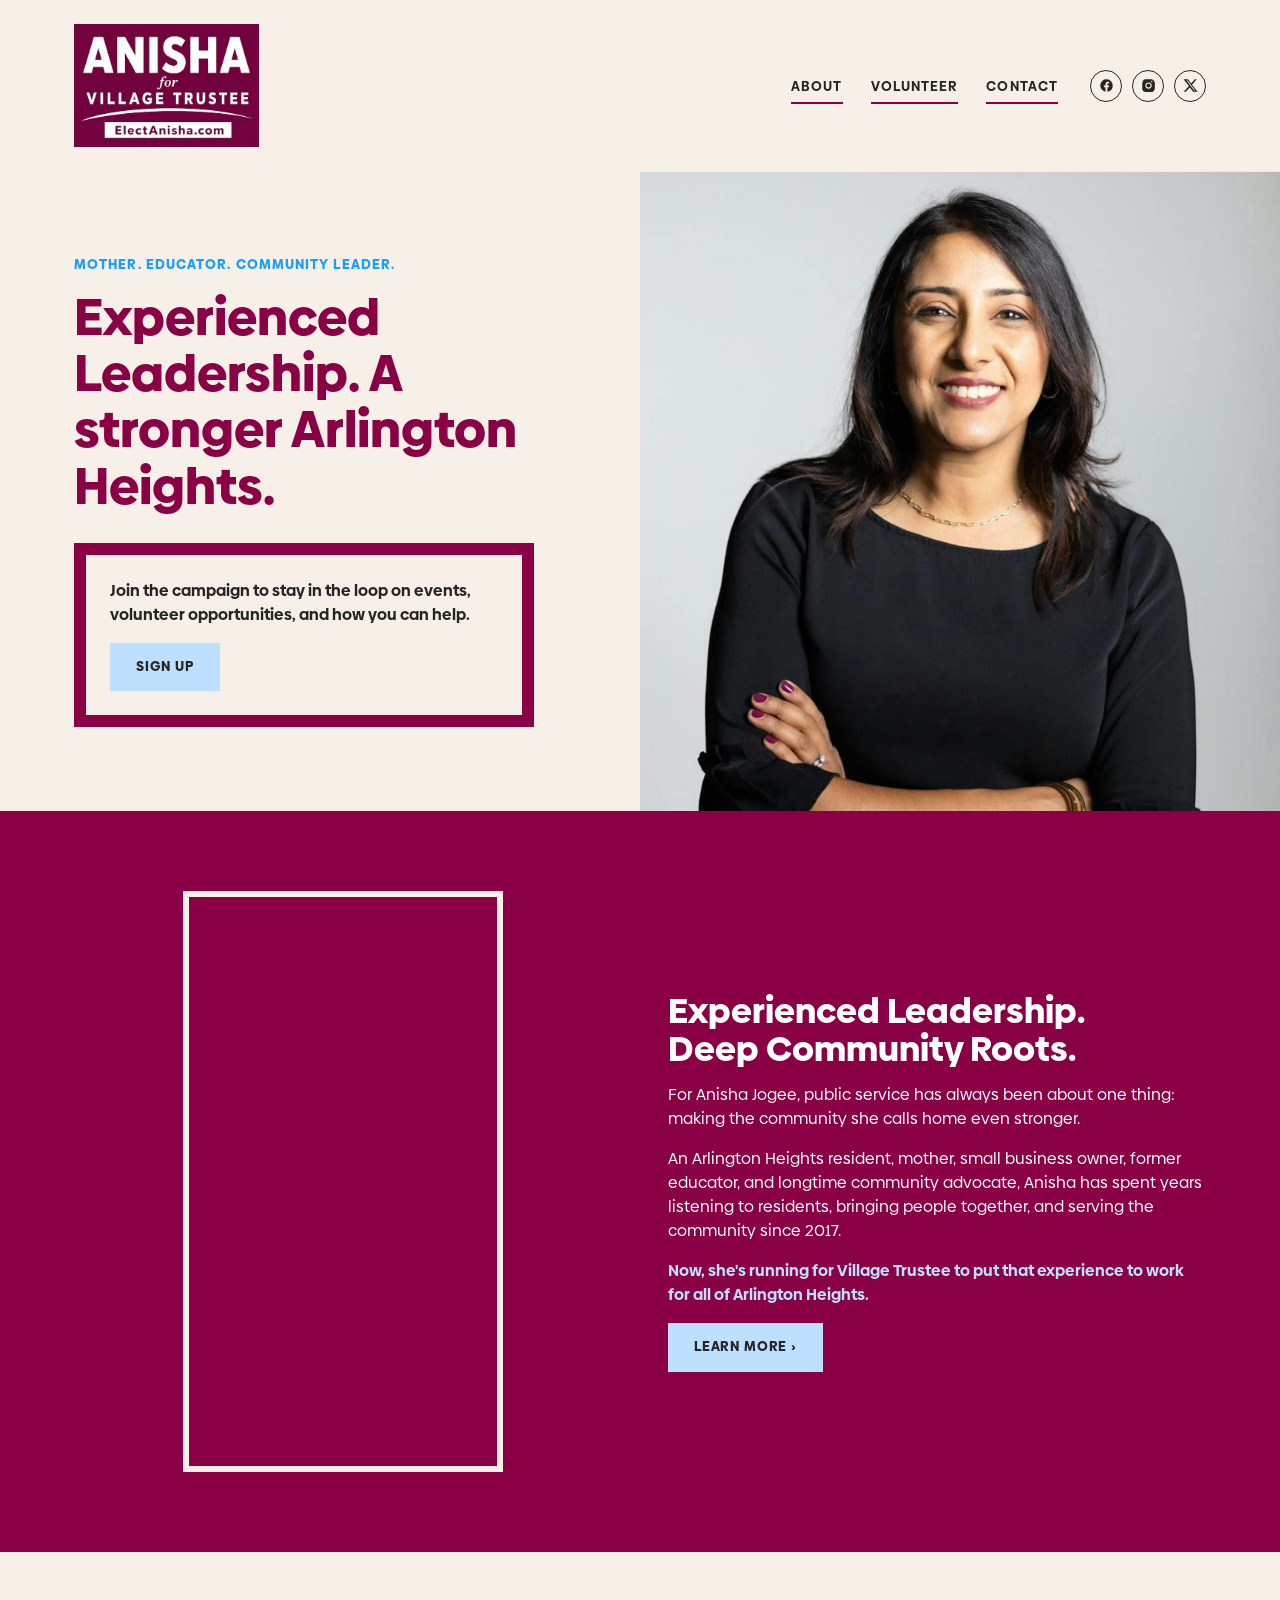
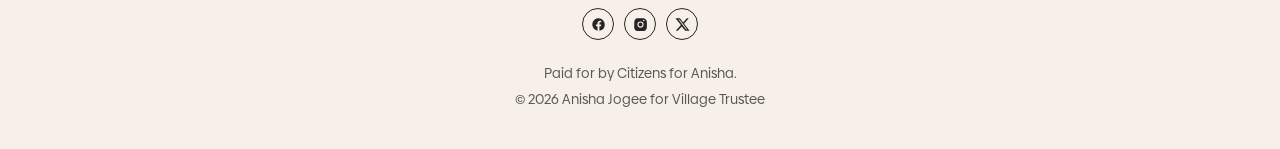
<file: index.html>
<!doctype html>
<html lang="en">
<head>
<meta charset="utf-8">
<meta name="viewport" content="width=device-width, initial-scale=1">
<title>ElectAnisha.com — Anisha Jogee for Village Trustee</title>
<meta name="description" content="Anisha Jogee for Arlington Heights Village Trustee — Experienced leadership. A stronger Arlington Heights.">
<meta property="og:title" content="ElectAnisha.com">
<meta property="og:description" content="Anisha Jogee for Arlington Heights Village Trustee">
<meta property="og:type" content="website">
<meta property="og:image" content="assets/img/home-hero.jpg">
<link rel="stylesheet" href="assets/css/style.css">
</head>
<body>

<header class="theme-cream">
  <div class="topbar">
    <a class="topbar__logo" href="index.html"><img src="assets/img/logo.png" alt="Anisha for Village Trustee — ElectAnisha.com"></a>
    <div class="topbar__right">
      <nav><ul class="nav">
        <li><a href="about.html">About</a></li>
        <li><a href="volunteer.html">Volunteer</a></li>
        <li><a href="contact.html">Contact</a></li>
      </ul></nav>
      <div class="socials">
        <a href="https://www.facebook.com/ElectAnisha" target="_blank" rel="noopener" aria-label="Facebook"><svg viewBox="0 0 24 24"><path d="M22 12a10 10 0 1 0-11.6 9.9v-7H7.9V12h2.5V9.8c0-2.5 1.5-3.9 3.8-3.9 1.1 0 2.2.2 2.2.2v2.4h-1.3c-1.2 0-1.6.8-1.6 1.6V12h2.8l-.4 2.9h-2.4v7A10 10 0 0 0 22 12z"/></svg></a>
        <a href="https://www.instagram.com/dr.anishajogee" target="_blank" rel="noopener" aria-label="Instagram"><svg viewBox="0 0 24 24"><path d="M12 2c2.7 0 3.1 0 4.1.1 1.1 0 1.8.2 2.5.5.7.3 1.2.6 1.8 1.2.6.6.9 1.1 1.2 1.8.3.7.4 1.4.5 2.5.1 1 .1 1.4.1 4.1s0 3.1-.1 4.1c0 1.1-.2 1.8-.5 2.5-.3.7-.6 1.2-1.2 1.8-.6.6-1.1.9-1.8 1.2-.7.3-1.4.4-2.5.5-1 .1-1.4.1-4.1.1s-3.1 0-4.1-.1c-1.1 0-1.8-.2-2.5-.5-.7-.3-1.2-.6-1.8-1.2-.6-.6-.9-1.1-1.2-1.8-.3-.7-.4-1.4-.5-2.5C2 15.1 2 14.7 2 12s0-3.1.1-4.1c0-1.1.2-1.8.5-2.5.3-.7.6-1.2 1.2-1.8.6-.6 1.1-.9 1.8-1.2.7-.3 1.4-.4 2.5-.5C8.9 2 9.3 2 12 2zm0 5a5 5 0 1 0 0 10 5 5 0 0 0 0-10zm0 8.2a3.2 3.2 0 1 1 0-6.4 3.2 3.2 0 0 1 0 6.4zm5.2-8.4a1.2 1.2 0 1 0 0-2.4 1.2 1.2 0 0 0 0 2.4z"/></svg></a>
        <a href="https://x.com/DrAnishaJogee" target="_blank" rel="noopener" aria-label="X (Twitter)"><svg viewBox="0 0 24 24"><path d="M18.9 2H22l-7.6 8.7L23.3 22h-7l-5.5-7-6.3 7H1.3l8.1-9.3L.8 2h7.2l5 6.6L18.9 2zm-1.2 18h1.7L7.4 4h-1.8l12.1 16z"/></svg></a>
      </div>
    </div>
  </div>
</header>

<section class="hero theme-cream">
  <div class="hero__content">
    <p class="hero__eyebrow">Mother. Educator. Community Leader.</p>
    <h1 class="hero__headline">Experienced Leadership. A stronger Arlington Heights.</h1>
    <div class="signup-card">
      <p>Join the campaign to stay in the loop on events, volunteer opportunities, and how you can help.</p>
      <a class="btn" href="https://docs.google.com/forms/d/e/1FAIpQLSccKlgq-haYI1Z8jzVYo2WdlhYx_IRvHG1Ic175zwZQZdm4eQ/viewform" target="_blank" rel="noopener">Sign Up</a>
    </div>
  </div>
  <div class="hero__image">
    <img src="assets/img/home-hero.jpg" alt="Anisha Jogee">
  </div>
</section>

<section class="section theme-maroon">
  <div class="wrap intro">
    <div class="intro__video">
      <div style="position:relative;padding-bottom:177.7778%;height:0;">
        <iframe src="https://www.youtube.com/embed/iMR8Ylxnu8o?rel=0" style="position:absolute;top:0;left:0;width:100%;height:100%;border:0;" allowfullscreen loading="lazy" title="Introducing Anisha Jogee"></iframe>
      </div>
    </div>
    <div>
      <h2>Experienced Leadership.<br>Deep Community Roots.</h2>
      <p>For Anisha Jogee, public service has always been about one thing: making the community she calls home even stronger.</p>
      <p>An Arlington Heights resident, mother, small business owner, former educator, and longtime community advocate, Anisha has spent years listening to residents, bringing people together, and serving the community since 2017.</p>
      <p class="intro__highlight"><strong>Now, she's running for Village Trustee to put that experience to work for all of Arlington Heights.</strong></p>
      <a class="btn" href="about.html">Learn More &rsaquo;</a>
    </div>
  </div>
</section>

<footer class="site-footer theme-cream">
  <div class="wrap">
    <div class="socials">
      <a href="https://www.facebook.com/ElectAnisha" target="_blank" rel="noopener" aria-label="Facebook"><svg viewBox="0 0 24 24"><path d="M22 12a10 10 0 1 0-11.6 9.9v-7H7.9V12h2.5V9.8c0-2.5 1.5-3.9 3.8-3.9 1.1 0 2.2.2 2.2.2v2.4h-1.3c-1.2 0-1.6.8-1.6 1.6V12h2.8l-.4 2.9h-2.4v7A10 10 0 0 0 22 12z"/></svg></a>
      <a href="https://www.instagram.com/dr.anishajogee" target="_blank" rel="noopener" aria-label="Instagram"><svg viewBox="0 0 24 24"><path d="M12 2c2.7 0 3.1 0 4.1.1 1.1 0 1.8.2 2.5.5.7.3 1.2.6 1.8 1.2.6.6.9 1.1 1.2 1.8.3.7.4 1.4.5 2.5.1 1 .1 1.4.1 4.1s0 3.1-.1 4.1c0 1.1-.2 1.8-.5 2.5-.3.7-.6 1.2-1.2 1.8-.6.6-1.1.9-1.8 1.2-.7.3-1.4.4-2.5.5-1 .1-1.4.1-4.1.1s-3.1 0-4.1-.1c-1.1 0-1.8-.2-2.5-.5-.7-.3-1.2-.6-1.8-1.2-.6-.6-.9-1.1-1.2-1.8-.3-.7-.4-1.4-.5-2.5C2 15.1 2 14.7 2 12s0-3.1.1-4.1c0-1.1.2-1.8.5-2.5.3-.7.6-1.2 1.2-1.8.6-.6 1.1-.9 1.8-1.2.7-.3 1.4-.4 2.5-.5C8.9 2 9.3 2 12 2zm0 5a5 5 0 1 0 0 10 5 5 0 0 0 0-10zm0 8.2a3.2 3.2 0 1 1 0-6.4 3.2 3.2 0 0 1 0 6.4zm5.2-8.4a1.2 1.2 0 1 0 0-2.4 1.2 1.2 0 0 0 0 2.4z"/></svg></a>
      <a href="https://x.com/DrAnishaJogee" target="_blank" rel="noopener" aria-label="X (Twitter)"><svg viewBox="0 0 24 24"><path d="M18.9 2H22l-7.6 8.7L23.3 22h-7l-5.5-7-6.3 7H1.3l8.1-9.3L.8 2h7.2l5 6.6L18.9 2zm-1.2 18h1.7L7.4 4h-1.8l12.1 16z"/></svg></a>
    </div>
    <p>Paid for by Citizens for Anisha.</p>
    <p>&copy; <span id="year"></span> Anisha Jogee for Village Trustee</p>
  </div>
</footer>
<script>document.getElementById('year').textContent = new Date().getFullYear();</script>
</body>
</html>
</file>
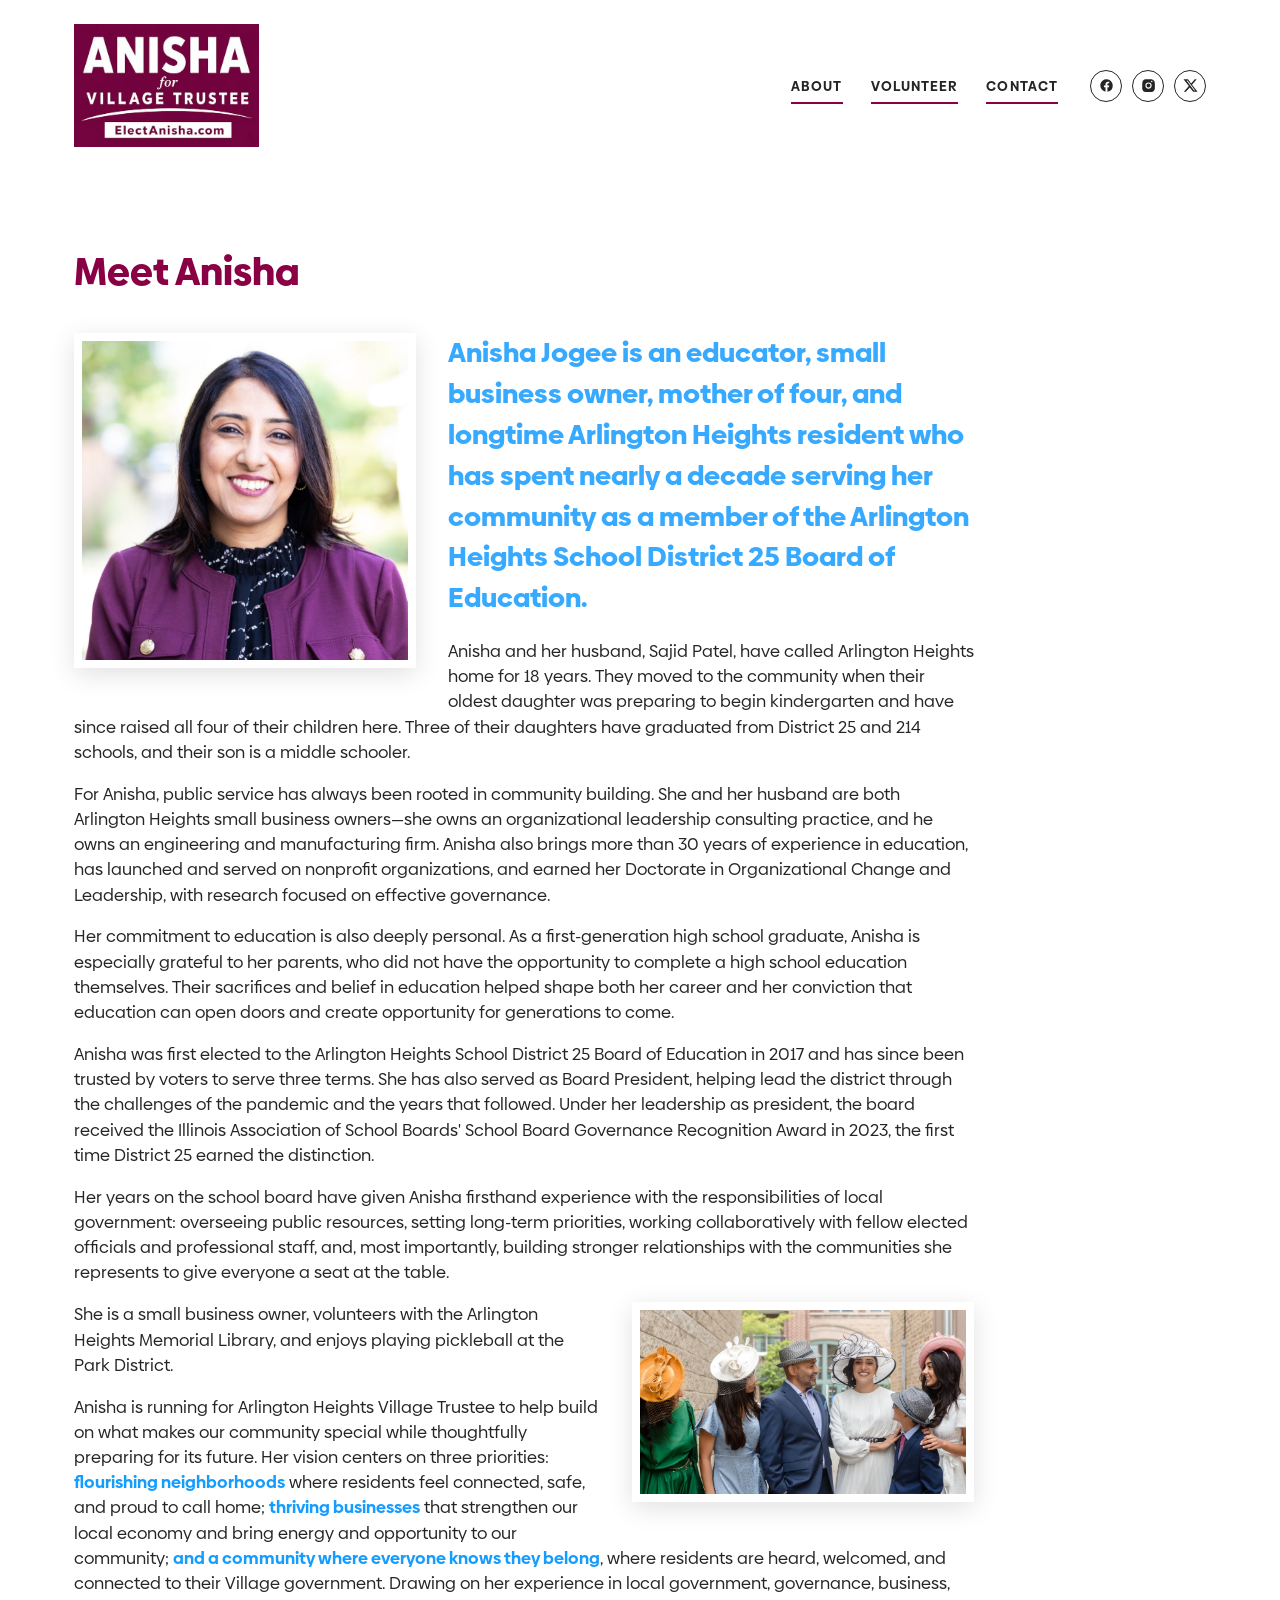
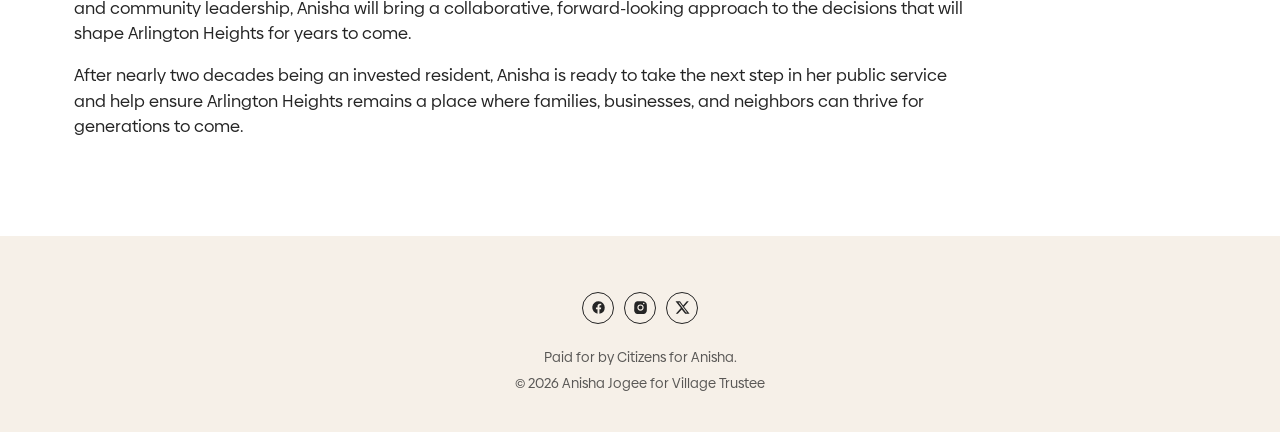
<file: about.html>
<!doctype html>
<html lang="en">
<head>
<meta charset="utf-8">
<meta name="viewport" content="width=device-width, initial-scale=1">
<title>About — ElectAnisha.com</title>
<meta name="description" content="Meet Anisha Jogee, candidate for Arlington Heights Village Trustee.">
<link rel="stylesheet" href="assets/css/style.css">
</head>
<body>

<header class="theme-white">
  <div class="topbar">
    <a class="topbar__logo" href="index.html"><img src="assets/img/logo.png" alt="Anisha for Village Trustee — ElectAnisha.com"></a>
    <div class="topbar__right">
      <nav><ul class="nav">
        <li><a href="about.html">About</a></li>
        <li><a href="volunteer.html">Volunteer</a></li>
        <li><a href="contact.html">Contact</a></li>
      </ul></nav>
      <div class="socials">
        <a href="https://www.facebook.com/ElectAnisha" target="_blank" rel="noopener" aria-label="Facebook"><svg viewBox="0 0 24 24"><path d="M22 12a10 10 0 1 0-11.6 9.9v-7H7.9V12h2.5V9.8c0-2.5 1.5-3.9 3.8-3.9 1.1 0 2.2.2 2.2.2v2.4h-1.3c-1.2 0-1.6.8-1.6 1.6V12h2.8l-.4 2.9h-2.4v7A10 10 0 0 0 22 12z"/></svg></a>
        <a href="https://www.instagram.com/dr.anishajogee" target="_blank" rel="noopener" aria-label="Instagram"><svg viewBox="0 0 24 24"><path d="M12 2c2.7 0 3.1 0 4.1.1 1.1 0 1.8.2 2.5.5.7.3 1.2.6 1.8 1.2.6.6.9 1.1 1.2 1.8.3.7.4 1.4.5 2.5.1 1 .1 1.4.1 4.1s0 3.1-.1 4.1c0 1.1-.2 1.8-.5 2.5-.3.7-.6 1.2-1.2 1.8-.6.6-1.1.9-1.8 1.2-.7.3-1.4.4-2.5.5-1 .1-1.4.1-4.1.1s-3.1 0-4.1-.1c-1.1 0-1.8-.2-2.5-.5-.7-.3-1.2-.6-1.8-1.2-.6-.6-.9-1.1-1.2-1.8-.3-.7-.4-1.4-.5-2.5C2 15.1 2 14.7 2 12s0-3.1.1-4.1c0-1.1.2-1.8.5-2.5.3-.7.6-1.2 1.2-1.8.6-.6 1.1-.9 1.8-1.2.7-.3 1.4-.4 2.5-.5C8.9 2 9.3 2 12 2zm0 5a5 5 0 1 0 0 10 5 5 0 0 0 0-10zm0 8.2a3.2 3.2 0 1 1 0-6.4 3.2 3.2 0 0 1 0 6.4zm5.2-8.4a1.2 1.2 0 1 0 0-2.4 1.2 1.2 0 0 0 0 2.4z"/></svg></a>
        <a href="https://x.com/DrAnishaJogee" target="_blank" rel="noopener" aria-label="X (Twitter)"><svg viewBox="0 0 24 24"><path d="M18.9 2H22l-7.6 8.7L23.3 22h-7l-5.5-7-6.3 7H1.3l8.1-9.3L.8 2h7.2l5 6.6L18.9 2zm-1.2 18h1.7L7.4 4h-1.8l12.1 16z"/></svg></a>
      </div>
    </div>
  </div>
</header>

<section class="section theme-white about-block">
  <div class="wrap">
    <h2>Meet Anisha</h2>
    <div class="about-body">
      <img class="about-figure" src="assets/img/about-1.jpg" alt="Anisha Jogee portrait">
      <p class="about-lede">Anisha Jogee is an educator, small business owner, mother of four, and longtime Arlington Heights resident who has spent nearly a decade serving her community as a member of the Arlington Heights School District 25 Board of Education.</p>
      <p>Anisha and her husband, Sajid Patel, have called Arlington Heights home for 18 years. They moved to the community when their oldest daughter was preparing to begin kindergarten and have since raised all four of their children here. Three of their daughters have graduated from District 25 and 214 schools, and their son is a middle schooler.</p>
      <p>For Anisha, public service has always been rooted in community building. She and her husband are both Arlington Heights small business owners—she owns an organizational leadership consulting practice, and he owns an engineering and manufacturing firm. Anisha also brings more than 30 years of experience in education, has launched and served on nonprofit organizations, and earned her Doctorate in Organizational Change and Leadership, with research focused on effective governance.</p>
      <p>Her commitment to education is also deeply personal. As a first-generation high school graduate, Anisha is especially grateful to her parents, who did not have the opportunity to complete a high school education themselves. Their sacrifices and belief in education helped shape both her career and her conviction that education can open doors and create opportunity for generations to come.</p>
      <p>Anisha was first elected to the Arlington Heights School District 25 Board of Education in 2017 and has since been trusted by voters to serve three terms. She has also served as Board President, helping lead the district through the challenges of the pandemic and the years that followed. Under her leadership as president, the board received the Illinois Association of School Boards' School Board Governance Recognition Award in 2023, the first time District 25 earned the distinction.</p>
      <p>Her years on the school board have given Anisha firsthand experience with the responsibilities of local government: overseeing public resources, setting long-term priorities, working collaboratively with fellow elected officials and professional staff, and, most importantly, building stronger relationships with the communities she represents to give everyone a seat at the table.</p>
      <img class="about-figure right" src="assets/img/about-2.png" alt="Anisha Jogee with community members">
      <p>She is a small business owner, volunteers with the Arlington Heights Memorial Library, and enjoys playing pickleball at the Park District.</p>
      <p>Anisha is running for Arlington Heights Village Trustee to help build on what makes our community special while thoughtfully preparing for its future. Her vision centers on three priorities: <strong>flourishing neighborhoods</strong> where residents feel connected, safe, and proud to call home; <strong>thriving businesses</strong> that strengthen our local economy and bring energy and opportunity to our community; <strong>and a community where everyone knows they belong</strong>, where residents are heard, welcomed, and connected to their Village government. Drawing on her experience in local government, governance, business, and community leadership, Anisha will bring a collaborative, forward-looking approach to the decisions that will shape Arlington Heights for years to come.</p>
      <p>After nearly two decades being an invested resident, Anisha is ready to take the next step in her public service and help ensure Arlington Heights remains a place where families, businesses, and neighbors can thrive for generations to come.</p>
    </div>
  </div>
</section>

<footer class="site-footer theme-cream">
  <div class="wrap">
    <div class="socials">
      <a href="https://www.facebook.com/ElectAnisha" target="_blank" rel="noopener" aria-label="Facebook"><svg viewBox="0 0 24 24"><path d="M22 12a10 10 0 1 0-11.6 9.9v-7H7.9V12h2.5V9.8c0-2.5 1.5-3.9 3.8-3.9 1.1 0 2.2.2 2.2.2v2.4h-1.3c-1.2 0-1.6.8-1.6 1.6V12h2.8l-.4 2.9h-2.4v7A10 10 0 0 0 22 12z"/></svg></a>
      <a href="https://www.instagram.com/dr.anishajogee" target="_blank" rel="noopener" aria-label="Instagram"><svg viewBox="0 0 24 24"><path d="M12 2c2.7 0 3.1 0 4.1.1 1.1 0 1.8.2 2.5.5.7.3 1.2.6 1.8 1.2.6.6.9 1.1 1.2 1.8.3.7.4 1.4.5 2.5.1 1 .1 1.4.1 4.1s0 3.1-.1 4.1c0 1.1-.2 1.8-.5 2.5-.3.7-.6 1.2-1.2 1.8-.6.6-1.1.9-1.8 1.2-.7.3-1.4.4-2.5.5-1 .1-1.4.1-4.1.1s-3.1 0-4.1-.1c-1.1 0-1.8-.2-2.5-.5-.7-.3-1.2-.6-1.8-1.2-.6-.6-.9-1.1-1.2-1.8-.3-.7-.4-1.4-.5-2.5C2 15.1 2 14.7 2 12s0-3.1.1-4.1c0-1.1.2-1.8.5-2.5.3-.7.6-1.2 1.2-1.8.6-.6 1.1-.9 1.8-1.2.7-.3 1.4-.4 2.5-.5C8.9 2 9.3 2 12 2zm0 5a5 5 0 1 0 0 10 5 5 0 0 0 0-10zm0 8.2a3.2 3.2 0 1 1 0-6.4 3.2 3.2 0 0 1 0 6.4zm5.2-8.4a1.2 1.2 0 1 0 0-2.4 1.2 1.2 0 0 0 0 2.4z"/></svg></a>
      <a href="https://x.com/DrAnishaJogee" target="_blank" rel="noopener" aria-label="X (Twitter)"><svg viewBox="0 0 24 24"><path d="M18.9 2H22l-7.6 8.7L23.3 22h-7l-5.5-7-6.3 7H1.3l8.1-9.3L.8 2h7.2l5 6.6L18.9 2zm-1.2 18h1.7L7.4 4h-1.8l12.1 16z"/></svg></a>
    </div>
    <p>Paid for by Citizens for Anisha.</p>
    <p>&copy; <span id="year"></span> Anisha Jogee for Village Trustee</p>
  </div>
</footer>
<script>document.getElementById('year').textContent = new Date().getFullYear();</script>
</body>
</html>
</file>
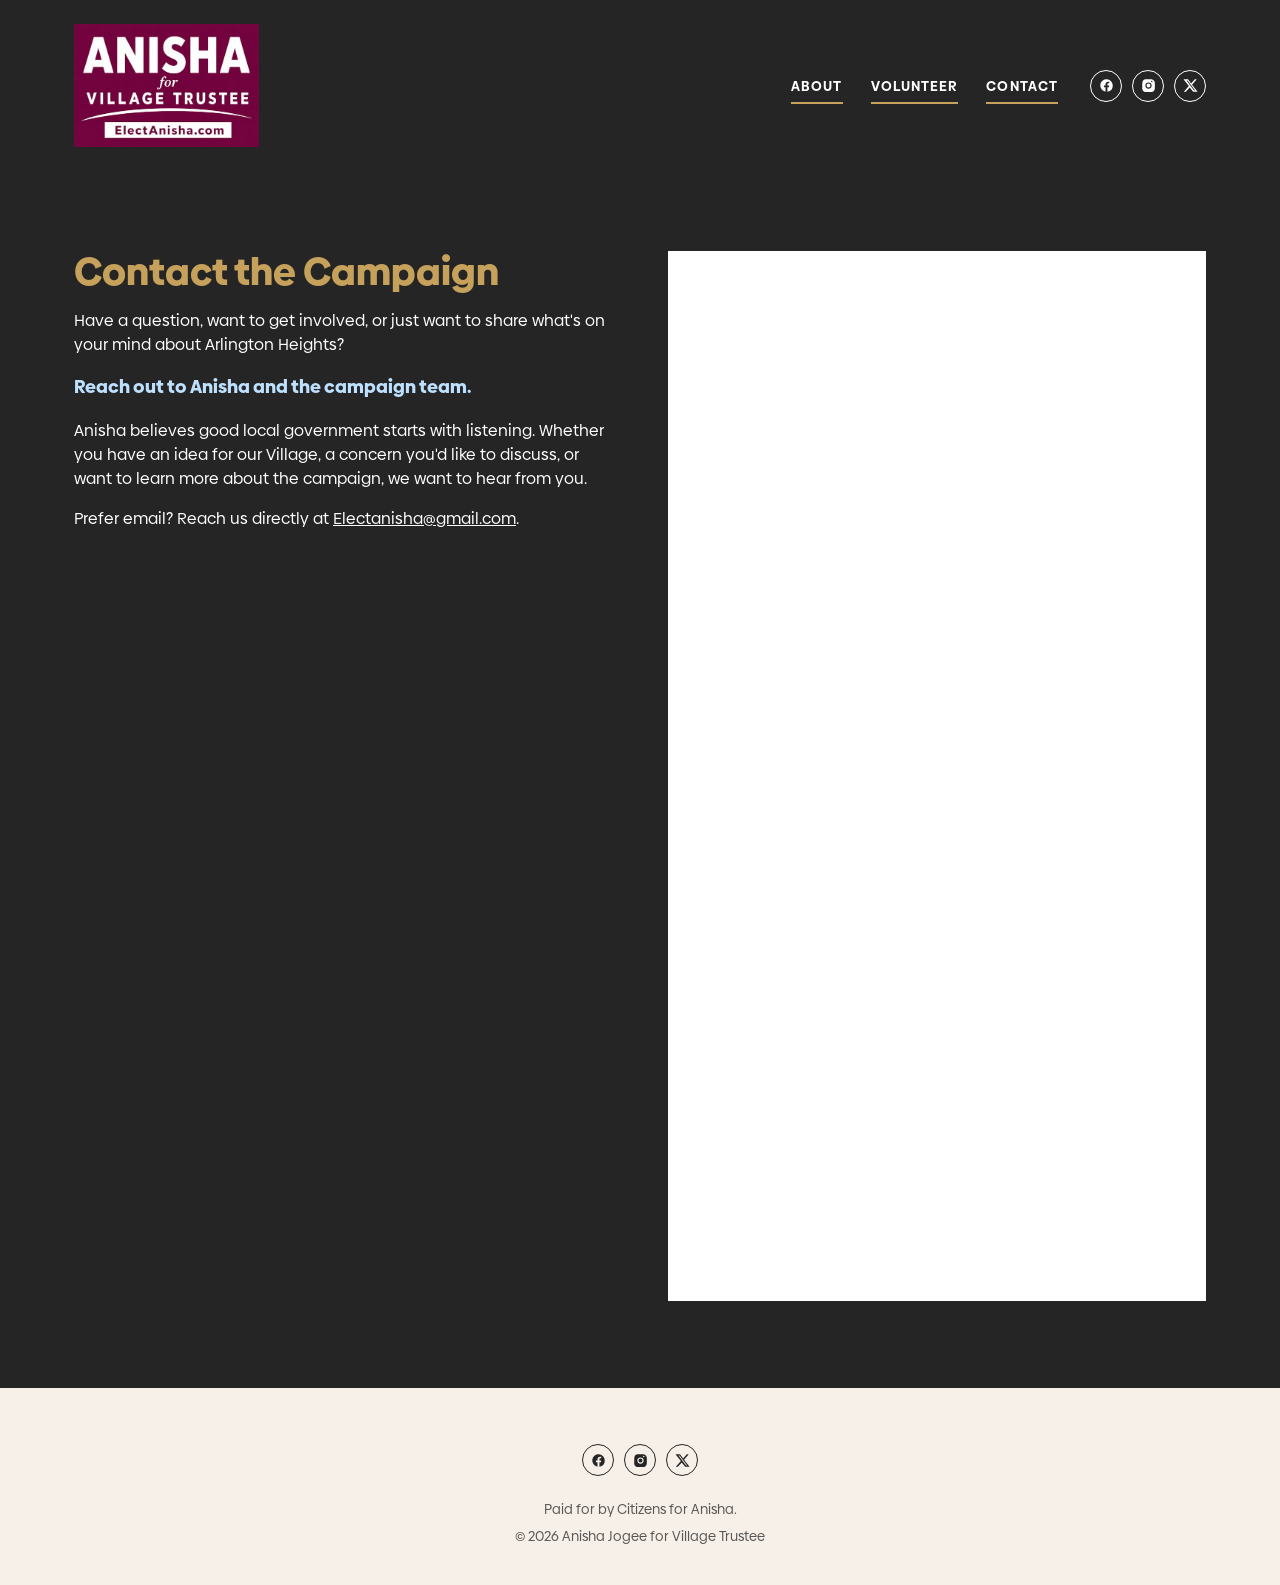
<file: contact.html>
<!doctype html>
<html lang="en">
<head>
<meta charset="utf-8">
<meta name="viewport" content="width=device-width, initial-scale=1">
<title>Contact — ElectAnisha.com</title>
<meta name="description" content="Contact Anisha Jogee's campaign for Arlington Heights Village Trustee.">
<link rel="stylesheet" href="assets/css/style.css">
</head>
<body>

<header class="theme-charcoal">
  <div class="topbar">
    <a class="topbar__logo" href="index.html"><img src="assets/img/logo.png" alt="Anisha for Village Trustee — ElectAnisha.com"></a>
    <div class="topbar__right">
      <nav><ul class="nav">
        <li><a href="about.html">About</a></li>
        <li><a href="volunteer.html">Volunteer</a></li>
        <li><a href="contact.html">Contact</a></li>
      </ul></nav>
      <div class="socials">
        <a href="https://www.facebook.com/ElectAnisha" target="_blank" rel="noopener" aria-label="Facebook"><svg viewBox="0 0 24 24"><path d="M22 12a10 10 0 1 0-11.6 9.9v-7H7.9V12h2.5V9.8c0-2.5 1.5-3.9 3.8-3.9 1.1 0 2.2.2 2.2.2v2.4h-1.3c-1.2 0-1.6.8-1.6 1.6V12h2.8l-.4 2.9h-2.4v7A10 10 0 0 0 22 12z"/></svg></a>
        <a href="https://www.instagram.com/dr.anishajogee" target="_blank" rel="noopener" aria-label="Instagram"><svg viewBox="0 0 24 24"><path d="M12 2c2.7 0 3.1 0 4.1.1 1.1 0 1.8.2 2.5.5.7.3 1.2.6 1.8 1.2.6.6.9 1.1 1.2 1.8.3.7.4 1.4.5 2.5.1 1 .1 1.4.1 4.1s0 3.1-.1 4.1c0 1.1-.2 1.8-.5 2.5-.3.7-.6 1.2-1.2 1.8-.6.6-1.1.9-1.8 1.2-.7.3-1.4.4-2.5.5-1 .1-1.4.1-4.1.1s-3.1 0-4.1-.1c-1.1 0-1.8-.2-2.5-.5-.7-.3-1.2-.6-1.8-1.2-.6-.6-.9-1.1-1.2-1.8-.3-.7-.4-1.4-.5-2.5C2 15.1 2 14.7 2 12s0-3.1.1-4.1c0-1.1.2-1.8.5-2.5.3-.7.6-1.2 1.2-1.8.6-.6 1.1-.9 1.8-1.2.7-.3 1.4-.4 2.5-.5C8.9 2 9.3 2 12 2zm0 5a5 5 0 1 0 0 10 5 5 0 0 0 0-10zm0 8.2a3.2 3.2 0 1 1 0-6.4 3.2 3.2 0 0 1 0 6.4zm5.2-8.4a1.2 1.2 0 1 0 0-2.4 1.2 1.2 0 0 0 0 2.4z"/></svg></a>
        <a href="https://x.com/DrAnishaJogee" target="_blank" rel="noopener" aria-label="X (Twitter)"><svg viewBox="0 0 24 24"><path d="M18.9 2H22l-7.6 8.7L23.3 22h-7l-5.5-7-6.3 7H1.3l8.1-9.3L.8 2h7.2l5 6.6L18.9 2zm-1.2 18h1.7L7.4 4h-1.8l12.1 16z"/></svg></a>
      </div>
    </div>
  </div>
</header>

<section class="section theme-charcoal">
  <div class="wrap contact-grid">
    <div>
      <h2>Contact the Campaign</h2>
      <p>Have a question, want to get involved, or just want to share what's on your mind about Arlington Heights?</p>
      <p class="lede">Reach out to Anisha and the campaign team.</p>
      <p>Anisha believes good local government starts with listening. Whether you have an idea for our Village, a concern you'd like to discuss, or want to learn more about the campaign, we want to hear from you.</p>
      <p>Prefer email? Reach us directly at <a href="mailto:Electanisha@gmail.com" style="text-decoration:underline;">Electanisha@gmail.com</a>.</p>
    </div>
    <div class="contact-form">
      <iframe src="https://docs.google.com/forms/d/e/1FAIpQLSccKlgq-haYI1Z8jzVYo2WdlhYx_IRvHG1Ic175zwZQZdm4eQ/viewform?embedded=true" title="Contact the campaign">Loading form…</iframe>
    </div>
  </div>
</section>

<footer class="site-footer theme-cream">
  <div class="wrap">
    <div class="socials">
      <a href="https://www.facebook.com/ElectAnisha" target="_blank" rel="noopener" aria-label="Facebook"><svg viewBox="0 0 24 24"><path d="M22 12a10 10 0 1 0-11.6 9.9v-7H7.9V12h2.5V9.8c0-2.5 1.5-3.9 3.8-3.9 1.1 0 2.2.2 2.2.2v2.4h-1.3c-1.2 0-1.6.8-1.6 1.6V12h2.8l-.4 2.9h-2.4v7A10 10 0 0 0 22 12z"/></svg></a>
      <a href="https://www.instagram.com/dr.anishajogee" target="_blank" rel="noopener" aria-label="Instagram"><svg viewBox="0 0 24 24"><path d="M12 2c2.7 0 3.1 0 4.1.1 1.1 0 1.8.2 2.5.5.7.3 1.2.6 1.8 1.2.6.6.9 1.1 1.2 1.8.3.7.4 1.4.5 2.5.1 1 .1 1.4.1 4.1s0 3.1-.1 4.1c0 1.1-.2 1.8-.5 2.5-.3.7-.6 1.2-1.2 1.8-.6.6-1.1.9-1.8 1.2-.7.3-1.4.4-2.5.5-1 .1-1.4.1-4.1.1s-3.1 0-4.1-.1c-1.1 0-1.8-.2-2.5-.5-.7-.3-1.2-.6-1.8-1.2-.6-.6-.9-1.1-1.2-1.8-.3-.7-.4-1.4-.5-2.5C2 15.1 2 14.7 2 12s0-3.1.1-4.1c0-1.1.2-1.8.5-2.5.3-.7.6-1.2 1.2-1.8.6-.6 1.1-.9 1.8-1.2.7-.3 1.4-.4 2.5-.5C8.9 2 9.3 2 12 2zm0 5a5 5 0 1 0 0 10 5 5 0 0 0 0-10zm0 8.2a3.2 3.2 0 1 1 0-6.4 3.2 3.2 0 0 1 0 6.4zm5.2-8.4a1.2 1.2 0 1 0 0-2.4 1.2 1.2 0 0 0 0 2.4z"/></svg></a>
      <a href="https://x.com/DrAnishaJogee" target="_blank" rel="noopener" aria-label="X (Twitter)"><svg viewBox="0 0 24 24"><path d="M18.9 2H22l-7.6 8.7L23.3 22h-7l-5.5-7-6.3 7H1.3l8.1-9.3L.8 2h7.2l5 6.6L18.9 2zm-1.2 18h1.7L7.4 4h-1.8l12.1 16z"/></svg></a>
    </div>
    <p>Paid for by Citizens for Anisha.</p>
    <p>&copy; <span id="year"></span> Anisha Jogee for Village Trustee</p>
  </div>
</footer>
<script>document.getElementById('year').textContent = new Date().getFullYear();</script>
</body>
</html>
</file>
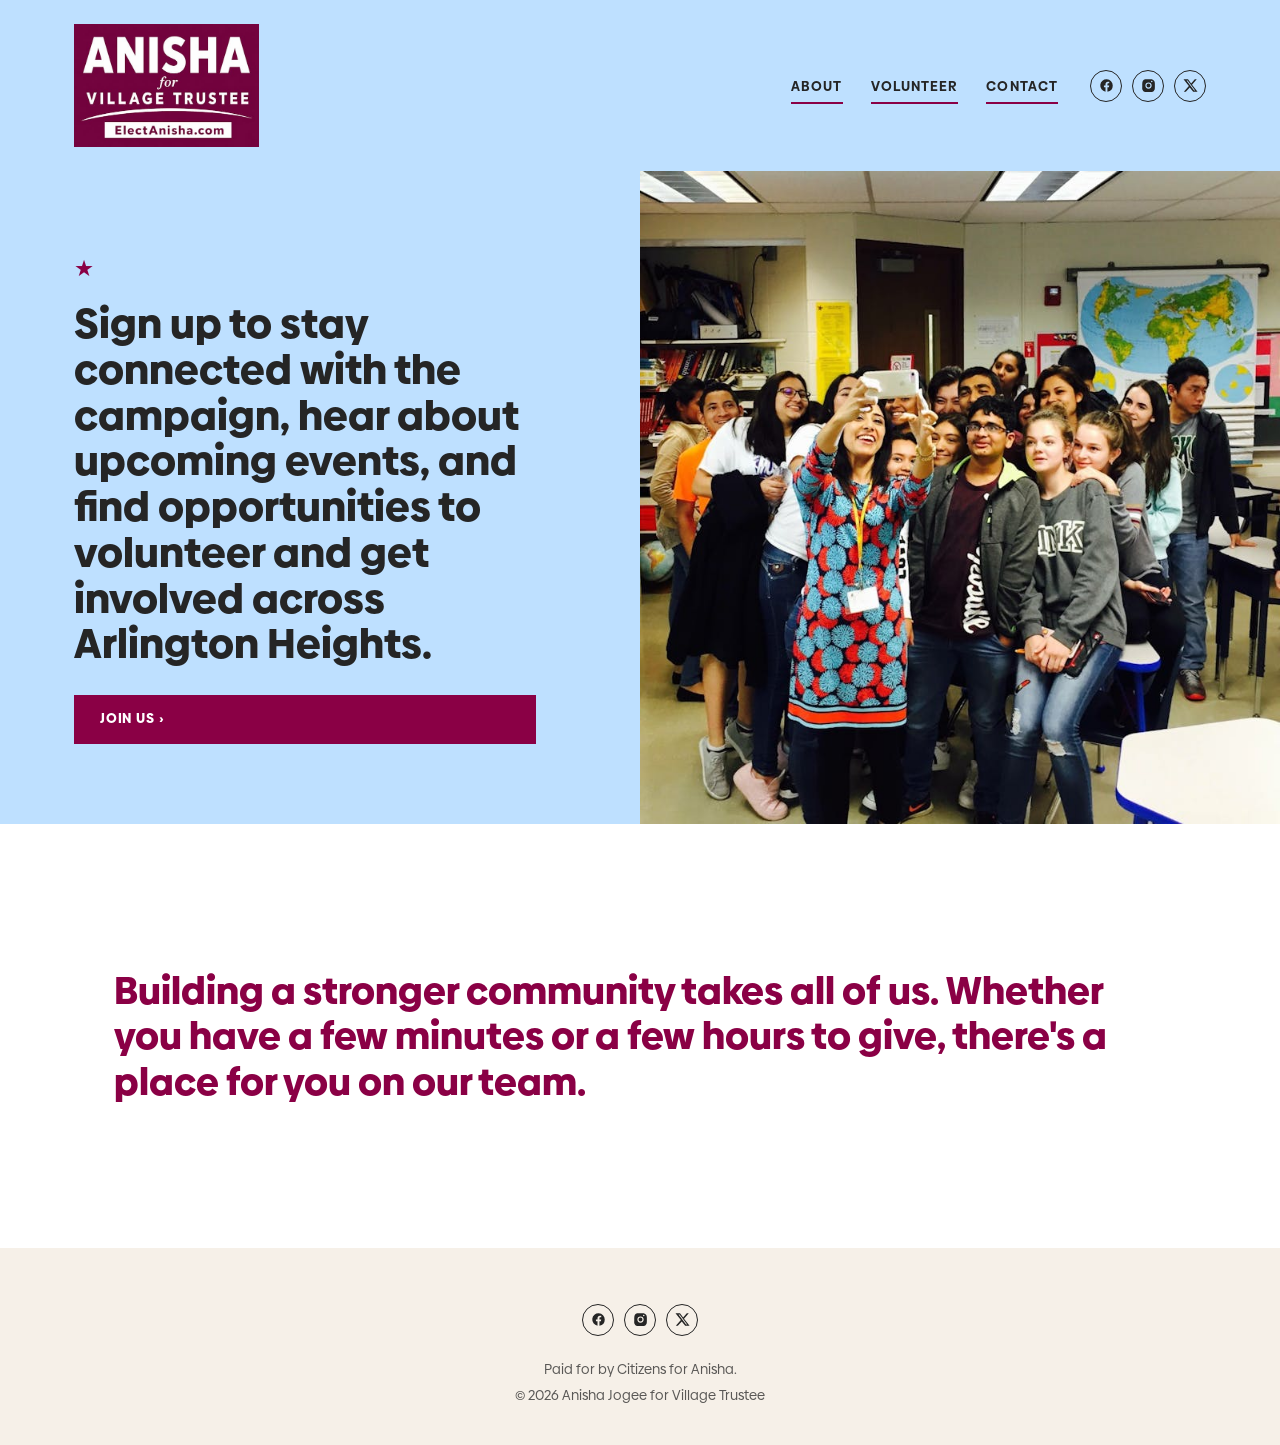
<file: volunteer.html>
<!doctype html>
<html lang="en">
<head>
<meta charset="utf-8">
<meta name="viewport" content="width=device-width, initial-scale=1">
<title>Volunteer — ElectAnisha.com</title>
<meta name="description" content="Sign up to volunteer for Anisha Jogee's campaign for Arlington Heights Village Trustee.">
<link rel="stylesheet" href="assets/css/style.css">
</head>
<body>

<header class="theme-blue">
  <div class="topbar">
    <a class="topbar__logo" href="index.html"><img src="assets/img/logo.png" alt="Anisha for Village Trustee — ElectAnisha.com"></a>
    <div class="topbar__right">
      <nav><ul class="nav">
        <li><a href="about.html">About</a></li>
        <li><a href="volunteer.html">Volunteer</a></li>
        <li><a href="contact.html">Contact</a></li>
      </ul></nav>
      <div class="socials">
        <a href="https://www.facebook.com/ElectAnisha" target="_blank" rel="noopener" aria-label="Facebook"><svg viewBox="0 0 24 24"><path d="M22 12a10 10 0 1 0-11.6 9.9v-7H7.9V12h2.5V9.8c0-2.5 1.5-3.9 3.8-3.9 1.1 0 2.2.2 2.2.2v2.4h-1.3c-1.2 0-1.6.8-1.6 1.6V12h2.8l-.4 2.9h-2.4v7A10 10 0 0 0 22 12z"/></svg></a>
        <a href="https://www.instagram.com/dr.anishajogee" target="_blank" rel="noopener" aria-label="Instagram"><svg viewBox="0 0 24 24"><path d="M12 2c2.7 0 3.1 0 4.1.1 1.1 0 1.8.2 2.5.5.7.3 1.2.6 1.8 1.2.6.6.9 1.1 1.2 1.8.3.7.4 1.4.5 2.5.1 1 .1 1.4.1 4.1s0 3.1-.1 4.1c0 1.1-.2 1.8-.5 2.5-.3.7-.6 1.2-1.2 1.8-.6.6-1.1.9-1.8 1.2-.7.3-1.4.4-2.5.5-1 .1-1.4.1-4.1.1s-3.1 0-4.1-.1c-1.1 0-1.8-.2-2.5-.5-.7-.3-1.2-.6-1.8-1.2-.6-.6-.9-1.1-1.2-1.8-.3-.7-.4-1.4-.5-2.5C2 15.1 2 14.7 2 12s0-3.1.1-4.1c0-1.1.2-1.8.5-2.5.3-.7.6-1.2 1.2-1.8.6-.6 1.1-.9 1.8-1.2.7-.3 1.4-.4 2.5-.5C8.9 2 9.3 2 12 2zm0 5a5 5 0 1 0 0 10 5 5 0 0 0 0-10zm0 8.2a3.2 3.2 0 1 1 0-6.4 3.2 3.2 0 0 1 0 6.4zm5.2-8.4a1.2 1.2 0 1 0 0-2.4 1.2 1.2 0 0 0 0 2.4z"/></svg></a>
        <a href="https://x.com/DrAnishaJogee" target="_blank" rel="noopener" aria-label="X (Twitter)"><svg viewBox="0 0 24 24"><path d="M18.9 2H22l-7.6 8.7L23.3 22h-7l-5.5-7-6.3 7H1.3l8.1-9.3L.8 2h7.2l5 6.6L18.9 2zm-1.2 18h1.7L7.4 4h-1.8l12.1 16z"/></svg></a>
      </div>
    </div>
  </div>
</header>

<section class="cta-split theme-blue">
  <div class="cta-split__content">
    <div class="cta-split__star">&#9733;</div>
    <h2>Sign up to stay connected with the campaign, hear about upcoming events, and find opportunities to volunteer and get involved across Arlington Heights.</h2>
    <a class="btn btn--maroon" href="https://docs.google.com/forms/d/e/1FAIpQLSccKlgq-haYI1Z8jzVYo2WdlhYx_IRvHG1Ic175zwZQZdm4eQ/viewform" target="_blank" rel="noopener">Join Us &rsaquo;</a>
  </div>
  <div class="cta-split__image">
    <img src="assets/img/volunteer-cta.png" alt="Anisha Jogee volunteering with students">
  </div>
</section>

<section class="section theme-white">
  <p class="volunteer-text wrap">Building a stronger community takes all of us. Whether you have a few minutes or a few hours to give, there's a place for you on our team.</p>
</section>

<footer class="site-footer theme-cream">
  <div class="wrap">
    <div class="socials">
      <a href="https://www.facebook.com/ElectAnisha" target="_blank" rel="noopener" aria-label="Facebook"><svg viewBox="0 0 24 24"><path d="M22 12a10 10 0 1 0-11.6 9.9v-7H7.9V12h2.5V9.8c0-2.5 1.5-3.9 3.8-3.9 1.1 0 2.2.2 2.2.2v2.4h-1.3c-1.2 0-1.6.8-1.6 1.6V12h2.8l-.4 2.9h-2.4v7A10 10 0 0 0 22 12z"/></svg></a>
      <a href="https://www.instagram.com/dr.anishajogee" target="_blank" rel="noopener" aria-label="Instagram"><svg viewBox="0 0 24 24"><path d="M12 2c2.7 0 3.1 0 4.1.1 1.1 0 1.8.2 2.5.5.7.3 1.2.6 1.8 1.2.6.6.9 1.1 1.2 1.8.3.7.4 1.4.5 2.5.1 1 .1 1.4.1 4.1s0 3.1-.1 4.1c0 1.1-.2 1.8-.5 2.5-.3.7-.6 1.2-1.2 1.8-.6.6-1.1.9-1.8 1.2-.7.3-1.4.4-2.5.5-1 .1-1.4.1-4.1.1s-3.1 0-4.1-.1c-1.1 0-1.8-.2-2.5-.5-.7-.3-1.2-.6-1.8-1.2-.6-.6-.9-1.1-1.2-1.8-.3-.7-.4-1.4-.5-2.5C2 15.1 2 14.7 2 12s0-3.1.1-4.1c0-1.1.2-1.8.5-2.5.3-.7.6-1.2 1.2-1.8.6-.6 1.1-.9 1.8-1.2.7-.3 1.4-.4 2.5-.5C8.9 2 9.3 2 12 2zm0 5a5 5 0 1 0 0 10 5 5 0 0 0 0-10zm0 8.2a3.2 3.2 0 1 1 0-6.4 3.2 3.2 0 0 1 0 6.4zm5.2-8.4a1.2 1.2 0 1 0 0-2.4 1.2 1.2 0 0 0 0 2.4z"/></svg></a>
      <a href="https://x.com/DrAnishaJogee" target="_blank" rel="noopener" aria-label="X (Twitter)"><svg viewBox="0 0 24 24"><path d="M18.9 2H22l-7.6 8.7L23.3 22h-7l-5.5-7-6.3 7H1.3l8.1-9.3L.8 2h7.2l5 6.6L18.9 2zm-1.2 18h1.7L7.4 4h-1.8l12.1 16z"/></svg></a>
    </div>
    <p>Paid for by Citizens for Anisha.</p>
    <p>&copy; <span id="year"></span> Anisha Jogee for Village Trustee</p>
  </div>
</footer>
<script>document.getElementById('year').textContent = new Date().getFullYear();</script>
</body>
</html>
</file>
<file: assets/css/style.css>
/* ElectAnisha.com — static rebuild */

@font-face {
  font-family: "Biennale";
  src: url("../fonts/Biennale-Regular.woff2") format("woff2");
  font-weight: 400;
  font-display: swap;
}
@font-face {
  font-family: "Biennale";
  src: url("../fonts/Biennale-Bold.woff2") format("woff2");
  font-weight: 700;
  font-display: swap;
}
@font-face {
  font-family: "Biennale";
  src: url("../fonts/Biennale-Black.woff2") format("woff2");
  font-weight: 900;
  font-display: swap;
}

:root {
  --maroon: #8a0045;
  --maroon-light: #ff7bbe;
  --cream: #f6f0e8;
  --charcoal: #252525;
  --blue: #bee0ff;
  --blue-deep: #0082e1;
  --gold: #c6a15b;
  --white: #ffffff;
  --ink: #252525;
  --max-width: 1180px;
  --font: "Biennale", system-ui, -apple-system, "Segoe UI", Roboto, "Helvetica Neue", Arial, sans-serif;
}

* { box-sizing: border-box; }
html { scroll-behavior: smooth; }
body {
  margin: 0;
  font-family: var(--font);
  color: var(--ink);
  background: var(--white);
  line-height: 1.5;
  font-weight: 500;
  font-synthesis: none;
}
img { max-width: 100%; display: block; }
a { color: inherit; }
h1, h2, h3, h4, h5, h6 { font-weight: 900; margin: 0 0 0.4em; line-height: 1.1; }
p { margin: 0 0 1em; }
.wrap { max-width: var(--max-width); margin: 0 auto; padding: 0 24px; }

/* ---- Topbar ---- */
.topbar {
  display: flex;
  align-items: center;
  justify-content: space-between;
  gap: 24px;
  max-width: var(--max-width);
  margin: 0 auto;
  padding: 24px;
  flex-wrap: wrap;
}
.topbar__logo img { width: 185px; }
.topbar__right { display: flex; align-items: center; gap: 32px; flex-wrap: wrap; }
.nav { display: flex; gap: 28px; list-style: none; margin: 0; padding: 0; }
.nav a {
  text-decoration: none;
  font-weight: 700;
  font-size: 0.85rem;
  letter-spacing: 0.08em;
  text-transform: uppercase;
  padding-bottom: 6px;
  border-bottom: 2px solid var(--maroon);
}
.socials { display: flex; gap: 10px; }
.socials a {
  width: 32px; height: 32px;
  border: 1px solid currentColor;
  border-radius: 50%;
  display: flex; align-items: center; justify-content: center;
}
.socials svg { width: 15px; height: 15px; fill: currentColor; }

/* section color themes */
.theme-cream { background: var(--cream); color: var(--ink); }
.theme-white { background: var(--white); color: var(--ink); }
.theme-blue  { background: var(--blue); color: var(--ink); }
.theme-charcoal { background: var(--charcoal); color: var(--white); }
.theme-maroon { background: var(--maroon); color: var(--white); }
.theme-charcoal .nav a, .theme-maroon .nav a { border-bottom-color: var(--gold); }

/* ---- Hero (home) ---- */
.hero {
  display: grid;
  grid-template-columns: 1fr 1fr;
  align-items: stretch;
  min-height: 640px;
}
.hero__content {
  display: flex;
  flex-direction: column;
  justify-content: center;
  padding: 48px 24px 48px calc((100vw - var(--max-width)) / 2 + 24px);
  max-width: 620px;
}
.hero__eyebrow {
  text-transform: uppercase;
  font-weight: 900;
  letter-spacing: 0.08em;
  font-size: 0.85rem;
  margin-bottom: 14px;
  color: #199eff;
}
.hero__headline {
  color: var(--maroon);
  font-size: clamp(2.2rem, 4vw, 3.2rem);
  margin-bottom: 28px;
}
.hero__image { position: relative; overflow: hidden; }
.hero__image img { width: 100%; height: 100%; object-fit: cover; }

.signup-card {
  background: var(--cream);
  border: 12px solid var(--maroon);
  padding: 24px;
  max-width: 460px;
}
.signup-card p { margin-bottom: 16px; font-weight: 700; }
.btn {
  display: inline-flex;
  align-items: center;
  gap: 8px;
  background: var(--blue);
  color: var(--ink);
  font-weight: 900;
  text-transform: uppercase;
  letter-spacing: 0.06em;
  font-size: 0.85rem;
  text-decoration: none;
  padding: 14px 26px;
  border: none;
  cursor: pointer;
}
.btn--maroon { background: var(--maroon); color: var(--white); }
.btn--underline { background: none; padding: 0 0 4px; border-bottom: 2px solid currentColor; color: var(--maroon); }
.theme-charcoal .btn--underline, .theme-blue .btn--underline { color: inherit; }

/* ---- Generic section ---- */
.section { padding: 80px 0; }
.section--tight { padding: 56px 0; }

/* ---- Home intro (video + text) ---- */
.intro {
  display: grid;
  grid-template-columns: 1fr 1fr;
  gap: 56px;
  align-items: center;
}
.intro__video { max-width: 320px; margin: 0 auto; width: 100%; }
.intro__video > div { border: 6px solid var(--cream); }
.intro h2 { font-size: clamp(1.6rem, 3vw, 2.2rem); }
.intro__highlight { color: var(--blue); }

/* ---- About page ---- */
.about-block h2 { color: var(--maroon); font-size: clamp(1.8rem, 3vw, 2.6rem); margin-bottom: 40px; }
.about-figure {
  float: left;
  width: 38%;
  margin: 0 32px 24px 0;
  border: 8px solid var(--white);
  box-shadow: 0 6px 24px rgba(0,0,0,0.12);
}
.about-figure.right { float: right; margin: 0 0 24px 32px; }
.about-lede {
  color: #37aaff;
  font-size: clamp(1.3rem, 2.4vw, 1.7rem);
  font-weight: 900;
  margin-bottom: 20px;
}
.about-body { max-width: 900px; }
.about-body::after { content: ""; display: block; clear: both; }
.about-body p { font-size: 1.05rem; }
.about-body p.about-lede { font-size: clamp(1.3rem, 2.4vw, 1.7rem); }
.about-body strong { color: #149cff; }

/* ---- Volunteer CTA split ---- */
.cta-split {
  display: grid;
  grid-template-columns: 1fr 1fr;
  align-items: stretch;
  min-height: 560px;
}
.cta-split__content {
  display: flex;
  flex-direction: column;
  justify-content: center;
  padding: 48px 24px 48px calc((100vw - var(--max-width)) / 2 + 24px);
  max-width: 560px;
}
.cta-split__star { color: var(--maroon); font-size: 1.4rem; margin-bottom: 16px; }
.cta-split h2 { font-size: clamp(1.8rem, 3.4vw, 2.6rem); margin-bottom: 28px; }
.cta-split__image img { width: 100%; height: 100%; object-fit: cover; }
.cta-split__image { position: relative; overflow: hidden; }

.volunteer-text { max-width: 1100px; margin: 0 auto; text-align: left; padding: 64px 24px; font-size: clamp(1.6rem, 3vw, 2.4rem); line-height: 1.18; font-weight: 900; color: var(--maroon); }

/* ---- Contact page ---- */
.contact-grid {
  display: grid;
  grid-template-columns: 1fr 1fr;
  gap: 56px;
  align-items: start;
}
.contact-grid h2 { color: var(--gold); font-size: clamp(1.8rem, 3vw, 2.4rem); }
.contact-grid .lede { color: var(--blue); font-weight: 900; font-size: 1.15rem; }
.contact-form iframe {
  width: 100%;
  height: 1050px;
  border: none;
  background: var(--white);
}

/* ---- Footer ---- */
.site-footer {
  padding: 56px 0 32px;
  text-align: center;
}
.site-footer .socials { justify-content: center; margin-bottom: 24px; }
.site-footer p { font-size: 0.85rem; opacity: 0.75; margin-bottom: 6px; }

@media (max-width: 860px) {
  .hero, .cta-split, .intro, .contact-grid { grid-template-columns: 1fr; }
  .hero__image, .cta-split__image { min-height: 320px; order: -1; }
  .hero__content, .cta-split__content { padding: 40px 24px; max-width: none; }
  .about-figure { float: none; width: 70%; margin: 0 auto 24px; display: block; }
  .topbar { padding: 20px; }
}
</file>
